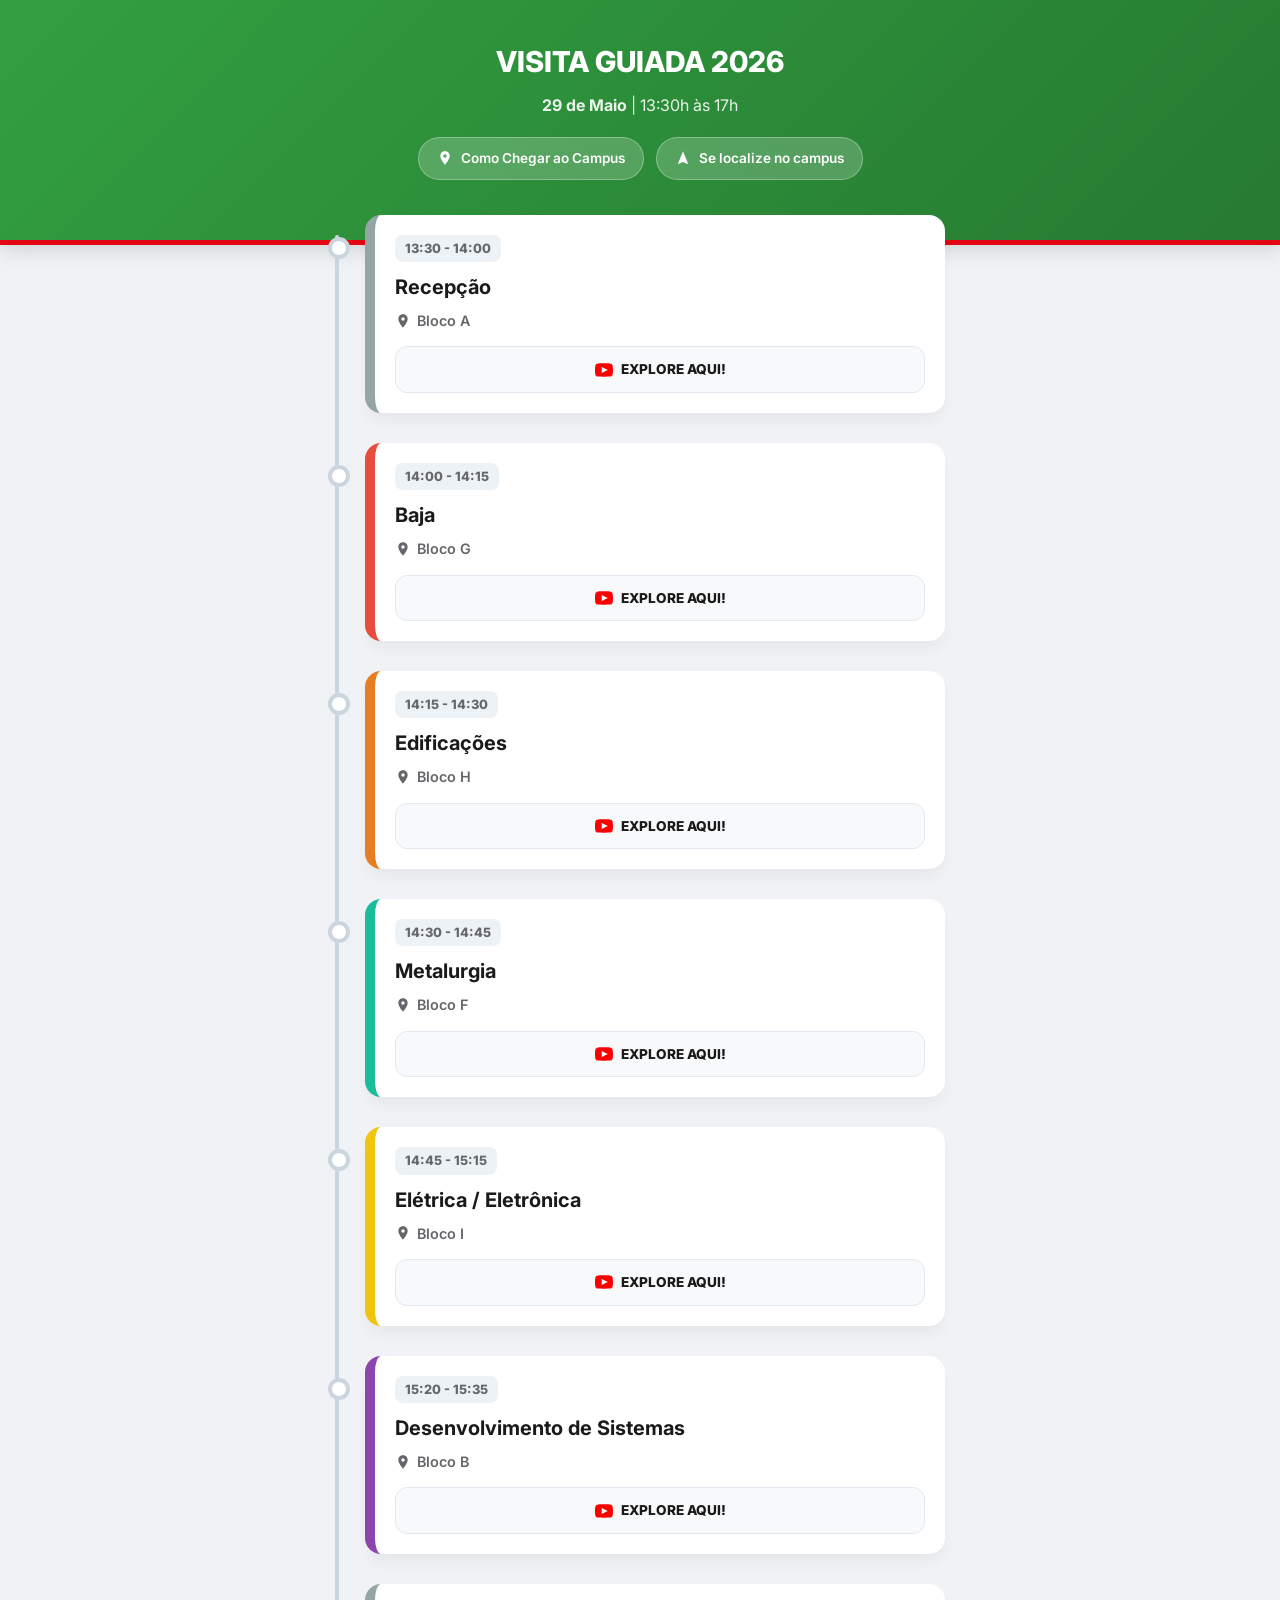
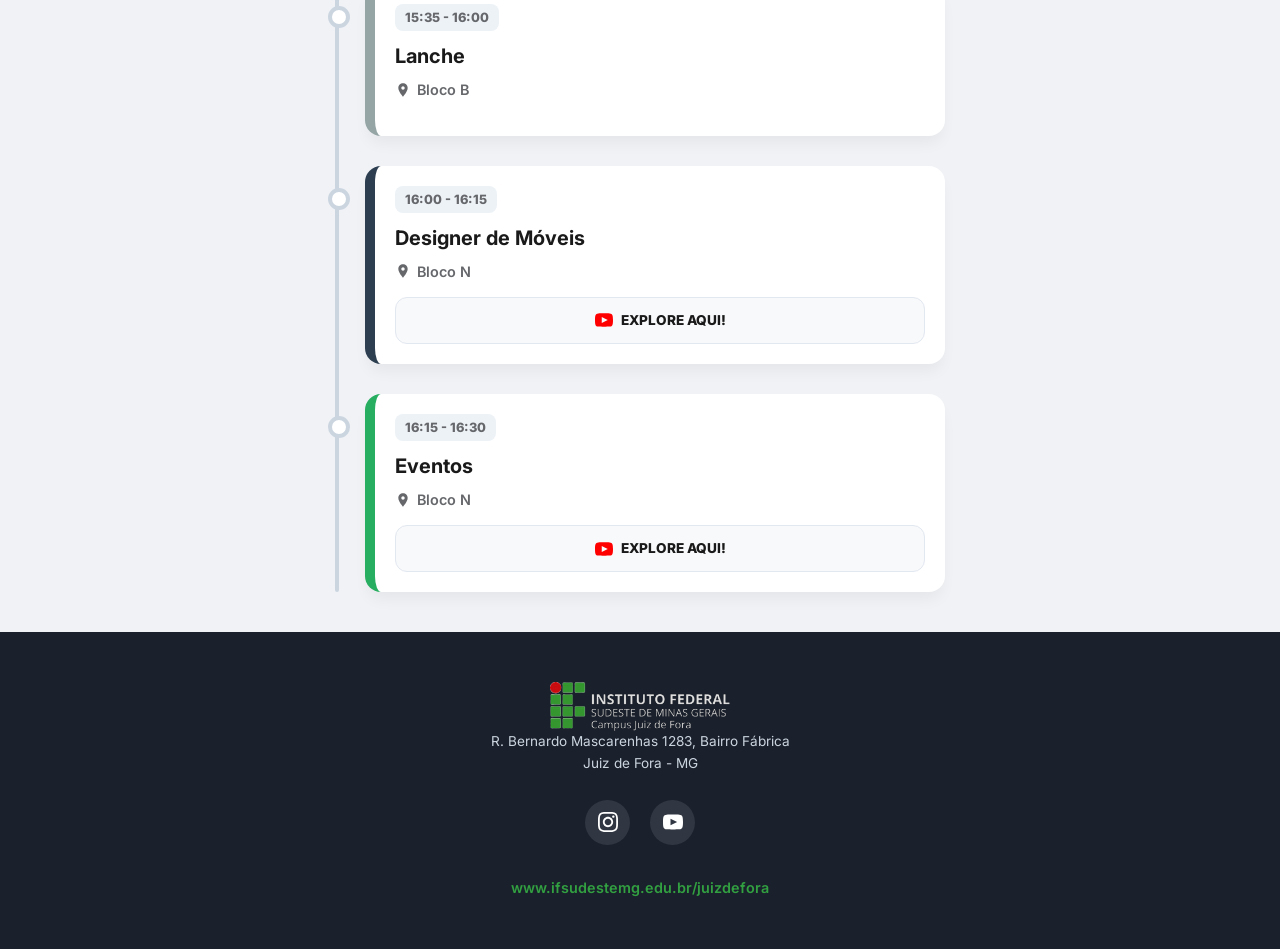
<file: index.html>
<!DOCTYPE html>
<html lang="pt-br">
<head>
    <meta charset="UTF-8">
    <meta name="viewport" content="width=device-width, initial-scale=1.0">
    <title>Visita Guiada 2026 - IF Sudeste MG</title>
    <link href="https://fonts.googleapis.com/css2?family=Inter:wght@400;600;800&display=swap" rel="stylesheet">
    <link rel="stylesheet" href="style.css">
</head>
<body>

<header>
    <h1>Visita Guiada 2026</h1>
    <p><strong>29 de Maio</strong> | 13:30h às 17h</p>
    
    <div class="header-nav">
        <a href="https://maps.google.com/?q=IF+Sudeste+MG+Campus+Juiz+de+Fora" target="_blank" rel="noopener" class="btn-header">
            <svg width="16" height="16" viewBox="0 0 24 24" fill="currentColor"><path d="M12 2C8.13 2 5 5.13 5 9c0 5.25 7 13 7 13s7-7.75 7-13c0-3.87-3.13-7-7-7zm0 9.5c-1.38 0-2.5-1.12-2.5-2.5s1.12-2.5 2.5-2.5 2.5 1.12 2.5 2.5-1.12 2.5-2.5 2.5z"/></svg>
            Como Chegar ao Campus
        </a>
        <a href="mapa.html" class="btn-header">
            <svg width="16" height="16" viewBox="0 0 24 24" fill="currentColor"><path d="M12 2L4.5 20.29l.71.71L12 18l6.79 3 .71-.71L12 2z"/></svg>
            Se localize no campus
        </a>
    </div>
</header>

<div class="container">
    <div class="timeline" id="cronograma"></div>
</div>

<footer>
    <div class="footer-content">
        <span class="footer-logo"><img id="footer-img" src="./logoIF.png" alt="Logo IF Sudeste MG, campus Juiz de Fora"></span>
        <div class="footer-addr">
            R. Bernardo Mascarenhas 1283, Bairro Fábrica<br>
            Juiz de Fora - MG
        </div>
        
        <div class="footer-links">
            <a href="https://instagram.com/ifsudestemgjf" target="_blank" class="social-icon">
                <svg viewBox="0 0 24 24"><path d="M12 2.163c3.204 0 3.584.012 4.85.07 3.252.148 4.771 1.691 4.919 4.919.058 1.265.069 1.645.069 4.849 0 3.205-.012 3.584-.069 4.849-.149 3.225-1.664 4.771-4.919 4.919-1.266.058-1.644.07-4.85.07-3.204 0-3.584-.012-4.849-.07-3.26-.149-4.771-1.699-4.919-4.92-.058-1.265-.07-1.644-.07-4.849 0-3.204.013-3.583.07-4.849.149-3.227 1.664-4.771 4.919-4.919 1.266-.057 1.645-.069 4.849-.069zm0-2.163c-3.259 0-3.667.014-4.947.072-4.358.2-6.78 2.618-6.98 6.98-.059 1.281-.073 1.689-.073 4.948 0 3.259.014 3.668.072 4.948.2 4.358 2.618 6.78 6.98 6.98 1.281.058 1.689.072 4.948.072 3.259 0 3.668-.014 4.948-.072 4.354-.2 6.782-2.618 6.979-6.98.059-1.28.073-1.689.073-4.948 0-3.259-.014-3.667-.072-4.947-.196-4.354-2.617-6.78-6.979-6.98-1.281-.059-1.69-.073-4.949-.073zm0 5.838c-3.403 0-6.162 2.759-6.162 6.162s2.759 6.163 6.162 6.163 6.162-2.759 6.162-6.163c0-3.403-2.759-6.162-6.162-6.162zm0 10.162c-2.209 0-4-1.79-4-4 0-2.209 1.791-4 4-4s4 1.791 4 4c0 2.21-1.791 4-4 4zm6.406-11.845c-.796 0-1.441.645-1.441 1.44s.645 1.44 1.441 1.44c.795 0 1.439-.645 1.439-1.44s-.644-1.44-1.439-1.44z"/></svg>
            </a>
            <a href="https://youtube.com/@ifsudestemgcampusjuizdefora" target="_blank" class="social-icon">
                <svg viewBox="0 0 24 24"><path d="M19.615 3.184c-3.604-.246-11.631-.245-15.23 0-3.897.266-4.356 2.62-4.385 8.816.029 6.185.484 8.549 4.385 8.816 3.6.245 11.626.246 15.23 0 3.897-.266 4.356-2.62 4.385-8.816-.029-6.185-.484-8.549-4.385-8.816zm-10.615 12.816v-8l8 3.993-8 4.007z"/></svg>
            </a>
        </div>
        
        <a href="http://www.ifsudestemg.edu.br/juizdefora" target="_blank" class="footer-web">www.ifsudestemg.edu.br/juizdefora</a>
    </div>
</footer>

<script src="script.js"></script>
</body>
</html>
</file>
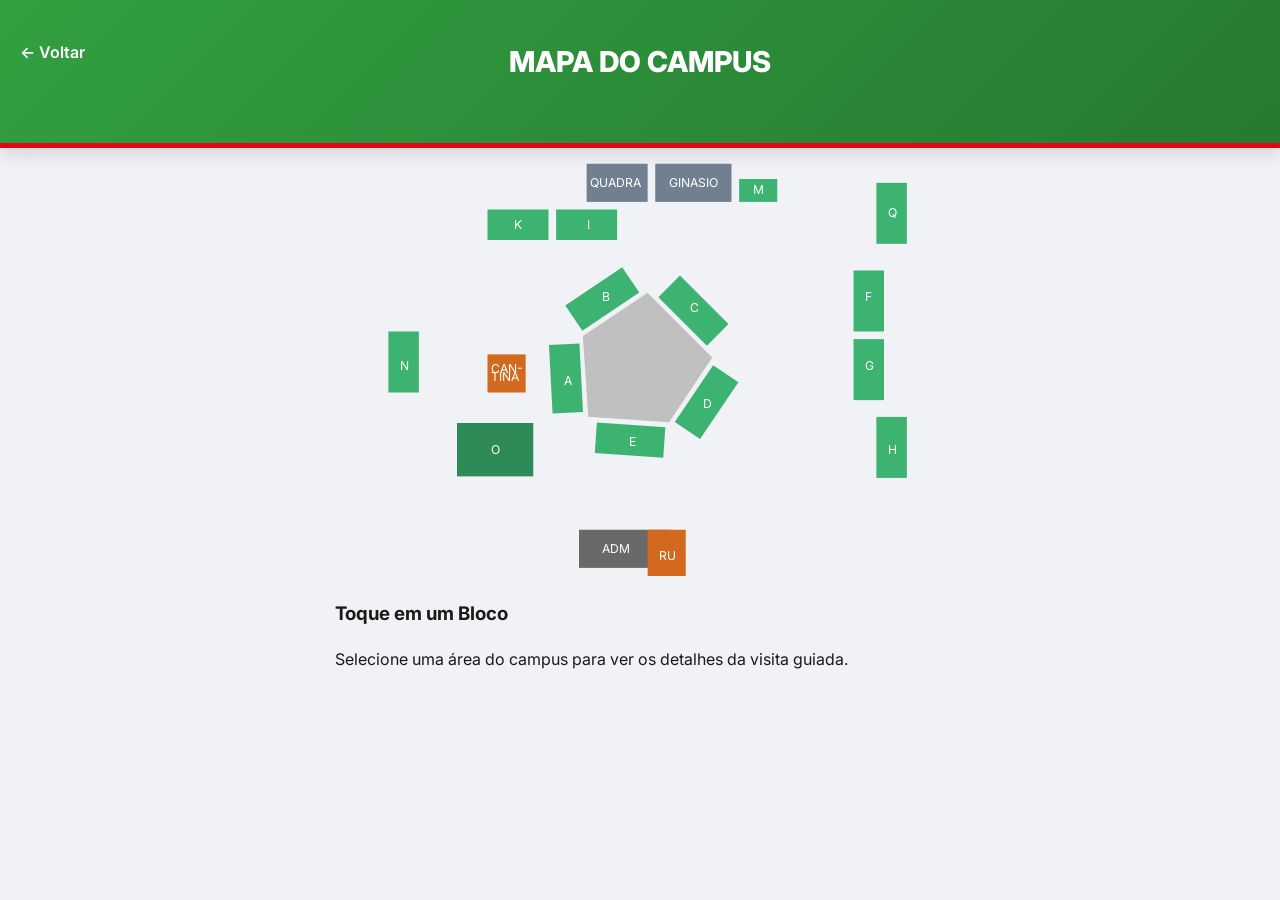
<file: mapa.html>
<!DOCTYPE html>
<html lang="pt-br">
<head>
    <meta charset="UTF-8">
    <meta name="viewport" content="width=device-width, initial-scale=1.0">
    <title>Mapa do Campus - IF Sudeste MG JF</title>
    <link href="https://fonts.googleapis.com/css2?family=Inter:wght@400;600;800&display=swap" rel="stylesheet">
    <link rel="stylesheet" href="style.css">
</head>
<body>

<header>
    <a href="index.html" style="color: white; text-decoration: none; position: absolute; left: 20px; font-weight: 600;">← Voltar</a>
    <h1>Mapa do Campus</h1>
</header>

<div class="container">
    <div class="map-container">
        <svg viewBox="0 0 800 600" xmlns="http://www.w3.org/2000/svg">
            
            <polygon class="pentagon" points="340,250 460,250 480,350 400,420 320,350" class="pentagon" transform="rotate(45, 400, 324)" fill="#c0c0c0"/>
            
            <rect class="block" data-name="Bloco C" x="340" y="122" width="90" height="40" transform="rotate(45, 294, 300)" fill="#3cb371" />
            <rect class="block" data-name="Bloco D" x="515" y="226" width="90" height="40" transform="rotate(124, 490, 290)" fill="#3cb371" />
            <rect class="block" data-name="Bloco E" x="345" y="404" width="90" height="40" transform="rotate(4, 410, 380)" fill="#3cb371" />
            <rect class="block" data-name="Bloco A" x="250" y="390" width="90" height="40" transform="rotate(87, 335, 380)" fill="#3cb371" />
            <rect class="block" data-name="Bloco B" x="310" y="268" width="90" height="40" transform="rotate(-34, 270, 270)" fill="#3cb371" />

            <rect class="block" data-name="Centro Administrativo" x="320" y="540" width="120" height="50" fill="#696969" />
            <rect class="block" data-name="RU" x="410" y="540" width="50" height="120" fill="#d2691e" />
            <rect class="block" data-name="Cantina" x="200" y="310" width="50" height="50" fill="#d2691e" />
            <rect class="block" data-name="Bloco G" x="680" y="290" width="40" height="80" fill="#3cb371" />
            <rect class="block" data-name="Bloco H" x="710" y="392" width="40" height="80" fill="#3cb371" /> 
            <rect class="block" data-name="Bloco F" x="680" y="200" width="40" height="80" fill="#3cb371" /> 
            <rect class="block" data-name="Bloco Q" x="710" y="85" width="40" height="80" fill="#3cb371" /> 
            <rect class="block" data-name="Bloco M" x="530" y="80" width="50" height="30" fill="#3cb371" /> 
            <rect class="block" data-name="Ginásio" x="420" y="60" width="100" height="50" fill="#708090" /> 
            <rect class="block" data-name="Quadra" x="330" y="60" width="80" height="50" fill="#708090" /> 
            <rect class="block" data-name="Bloco I" x="290" y="120" width="80" height="40" fill="#3cb371" /> 
            <rect class="block" data-name="Bloco K" x="200" y="120" width="80" height="40" fill="#3cb371" /> 
            <rect class="block" data-name="Bloco N" x="70" y="280" width="40" height="80" fill="#3cb371" /> 
            <rect class="block" data-name="Bloco O" x="160" y="400" width="100" height="70" fill="#2e8b57" /> 

            <text x="300" y="350" class="label" fill="#FFFFFF">A</text>
            <text x="350" y="240" class="label" fill="#FFFFFF">B</text>
            <text x="465" y="255" class="label" fill="#FFFFFF">C</text>
            <text x="482" y="380" class="label" fill="#FFFFFF">D</text>
            <text x="385" y="430" class="label" fill="#FFFFFF">E</text>
            <text x="205" y="335" class="label" fill="#FFFFFF">CAN-</text>
            <text x="205" y="345" class="label" fill="#FFFFFF">TINA</text>
            <text x="695" y="330" class="label" fill="#FFFFFF">G</text>
            <text x="695" y="240" class="label" fill="#FFFFFF">F</text>
            <text x="725" y="440" class="label" fill="#FFFFFF">H</text>
            <text x="330" y="145" class="label" fill="#FFFFFF">I</text>
            <text x="235" y="145" class="label" fill="#FFFFFF">K</text>
            <text x="85" y="330" class="label" fill="#FFFFFF">N</text>
            <text x="548" y="100" class="label" fill="#FFFFFF">M</text>
            <text x="205" y="440" class="label" fill="#FFFFFF">O</text>
            <text x="725" y="130" class="label" fill="#FFFFFF">Q</text>
            <text x="335" y="90" class="label" fill="#FFFFFF">QUADRA</text>
            <text x="438" y="90" class="label" fill="#FFFFFF">GINASIO</text>
            <text x="350" y="570" class="label" fill="#FFFFFF">ADM</text>
            <text x="425" y="580" class="label" fill="#FFFFFF">RU</text>
        </svg>
    </div>

    <div class="info-box" id="info-box">
        <h3 id="info-title">Toque em um Bloco</h3>
        <p id="info-text">Selecione uma área do campus para ver os detalhes da visita guiada.</p>
    </div>
</div>

<script src="mapa.js"></script>
</body>
</html>
</file>
<file: style.css>
:root {
    --primary: #32a041;
    --primary-dark: #267a31;
    --secondary: #e30613;
    --bg: #f0f2f5;
    --text-main: #1a1a1a;
    --text-sub: #65676b;
    --white: #ffffff;
}

* {
    box-sizing: border-box;
    -webkit-tap-highlight-color: transparent;
}

body {
    font-family: 'Inter', sans-serif;
    background-color: var(--bg);
    color: var(--text-main);
    margin: 0;
    padding: 0;
    line-height: 1.5;
}

header {
    background: linear-gradient(135deg, var(--primary) 0%, var(--primary-dark) 100%);
    color: var(--white);
    padding: 40px 20px 60px;
    text-align: center;
    border-bottom: 5px solid var(--secondary);
    box-shadow: 0 4px 20px rgba(0,0,0,0.15);
}

header h1 {
    margin: 0;
    font-size: 1.8rem;
    font-weight: 800;
    text-transform: uppercase;
}

header p {
    margin: 10px 0 20px;
    font-size: 1rem;
    opacity: 0.9;
}

.header-nav {
    display: flex;
    flex-wrap: wrap;
    justify-content: center;
    gap: 12px;
}

.btn-header {
    display: inline-flex;
    align-items: center;
    background: rgba(255, 255, 255, 0.2);
    color: white;
    text-decoration: none;
    padding: 10px 18px;
    border-radius: 30px;
    font-size: 0.85rem;
    font-weight: 600;
    border: 1px solid rgba(255, 255, 255, 0.3);
    transition: all 0.2s;
}

.btn-header:hover {
    background: white;
    color: var(--primary-dark);
}

.btn-header svg {
    margin-right: 8px;
}

.container {
    max-width: 650px;
    margin: -30px auto 40px;
    padding: 0 20px;
    position: relative;
    z-index: 10;
}

.timeline {
    position: relative;
    padding-left: 30px;
}

.timeline::before {
    content: '';
    position: absolute;
    left: 0;
    top: 20px;
    bottom: 0;
    width: 4px;
    background: #cbd5e0;
    border-radius: 2px;
}

.item {
    position: relative;
    margin-bottom: 30px;
}

.item::before {
    content: '';
    position: absolute;
    left: -37px;
    top: 22px;
    width: 14px;
    height: 14px;
    background: var(--white);
    border: 4px solid #cbd5e0;
    border-radius: 50%;
    z-index: 2;
}

.item.active::before {
    border-color: var(--secondary);
    background: var(--secondary);
    transform: scale(1.3);
}

.card {
    background: var(--white);
    border-radius: 16px;
    padding: 20px;
    box-shadow: 0 10px 15px -3px rgba(0,0,0,0.05);
    border-left: 10px solid;
    transition: transform 0.3s;
}

.item.active .card {
    transform: translateY(-5px);
    box-shadow: 0 20px 25px -5px rgba(0,0,0,0.1);
}

.horario-row {
    display: flex;
    justify-content: space-between;
    align-items: center;
    margin-bottom: 10px;
}

.horario-pill {
    font-size: 0.8rem;
    font-weight: 800;
    color: var(--text-sub);
    background: #edf2f7;
    padding: 4px 10px;
    border-radius: 8px;
}

.badge-agora {
    display: none;
    background: var(--secondary);
    color: var(--white);
    padding: 4px 12px;
    border-radius: 30px;
    font-size: 0.7rem;
    font-weight: 800;
    animation: pulse 2s infinite;
}

.item.active .badge-agora {
    display: block;
}

.titulo {
    font-size: 1.25rem;
    font-weight: 700;
    margin: 0 0 8px 0;
}

.local-info {
    display: flex;
    align-items: center;
    font-size: 0.9rem;
    color: var(--text-sub);
    margin-bottom: 15px;
}

.local-info svg {
    margin-right: 6px;
    color: #718096;
}

.btn-explore {
    display: flex;
    align-items: center;
    justify-content: center;
    width: 100%;
    background-color: #f8f9fa;
    color: var(--text-main);
    text-decoration: none;
    font-size: 0.85rem;
    font-weight: 800;
    padding: 12px;
    border-radius: 12px;
    border: 1px solid #e2e8f0;
    transition: all 0.2s;
}

.btn-explore:hover {
    background-color: var(--text-main);
    color: var(--white);
}

.btn-explore svg {
    margin-right: 8px;
    fill: #ff0000;
}

.btn-explore:hover svg {
    fill: var(--white);
}

.local-info-link {
    display: flex;
    align-items: center;
    font-size: 0.9rem;
    color: var(--text-sub);
    margin-bottom: 15px;
    text-decoration: none;
    font-weight: 600;
    transition: color 0.2s;
}

.local-info-link:hover {
    color: var(--secondary);
}

.local-info-link svg {
    margin-right: 6px;
}

footer {
    background-color: #1a202c;
    color: #cbd5e0;
    padding: 50px 20px;
    text-align: center;
}

.footer-content {
    max-width: 600px;
    margin: 0 auto;
}

.footer-logo {
  display: flex;
  justify-content: center;
}

#footer-img {
    width: 30%;
    height: auto;
    object-fit: contain;
    display: block;
}

.footer-addr {
    font-size: 0.85rem;
    line-height: 1.6;
    margin-bottom: 25px;
}

.footer-links {
    display: flex;
    justify-content: center;
    gap: 20px;
    margin-bottom: 30px;
}

.social-icon {
    background: rgba(255,255,255,0.1);
    width: 45px;
    height: 45px;
    display: flex;
    align-items: center;
    justify-content: center;
    border-radius: 50%;
    transition: background 0.3s;
}

.social-icon:hover {
    background: var(--primary);
}

.social-icon svg {
    fill: white;
    width: 20px;
    height: 20px;
}

.footer-web {
    font-size: 0.9rem;
    color: var(--primary);
    text-decoration: none;
    font-weight: 600;
}

@keyframes pulse {
    0% { transform: scale(1); opacity: 1; }
    50% { transform: scale(1.05); opacity: 0.8; }
    100% { transform: scale(1); opacity: 1; }
}

@media (max-width: 480px) {
    header h1 { font-size: 1.4rem; }
    .btn-header { width: 100%; justify-content: center; }
}
</file>
